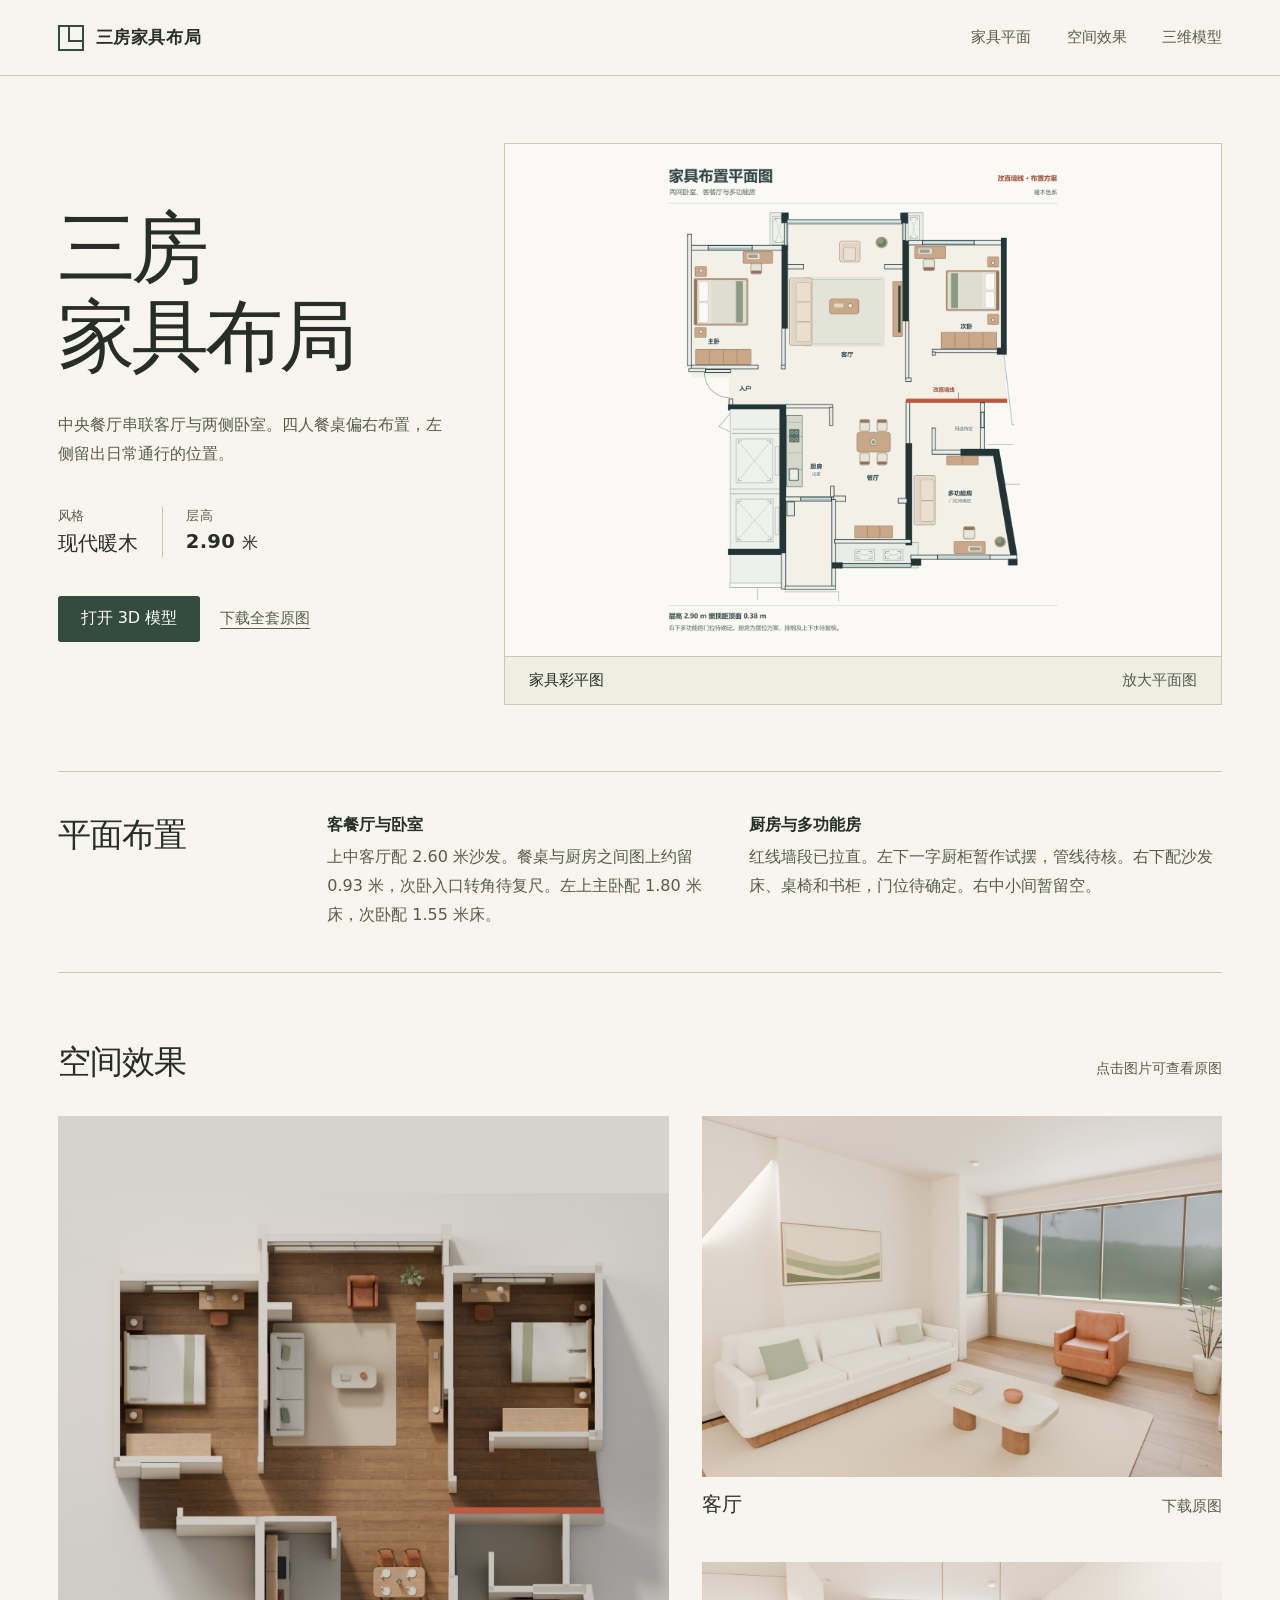
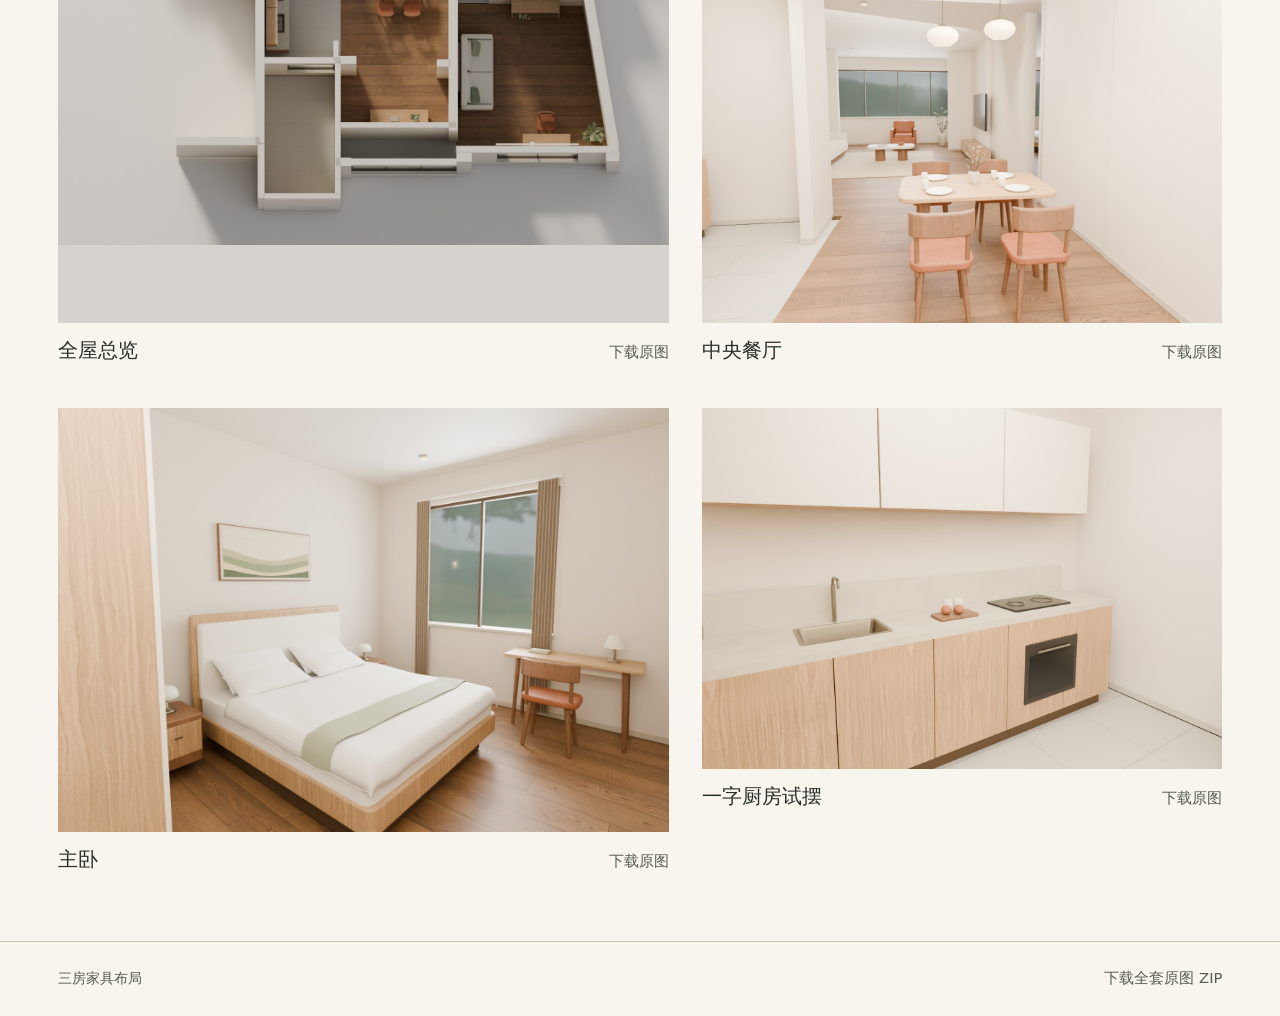
<file: index.html>
<!doctype html>
<html lang="zh-CN">
<head>
  <meta charset="utf-8">
  <meta name="viewport" content="width=device-width,initial-scale=1">
  <meta name="theme-color" content="#f6f4ed">
  <meta name="description" content="三房现代暖木家具布局，查看家具彩平、五幅空间效果图及可旋转的全屋三维模型。">
  <title>三房家具布局 · 现代暖木</title>
  <link rel="stylesheet" href="site.css">
  <script defer src="gallery.js"></script>
</head>
<body>
  <header class="mast">
    <div class="wrap mast-inner">
      <a class="brand" href="index.html" aria-label="三房家具布局首页"><i aria-hidden="true"></i>三房家具布局</a>
      <nav aria-label="主导航"><a href="#floor">家具平面</a><a href="#spaces">空间效果</a><a href="3d/index.html">三维模型</a></nav>
    </div>
  </header>
  <main>
    <section class="wrap hero" id="floor" aria-labelledby="title">
      <div class="intro">
        <h1 id="title">三房<br>家具布局</h1>
        <p class="lede">中央餐厅串联客厅与两侧卧室。四人餐桌偏右布置，左侧留出日常通行的位置。</p>
        <dl class="facts"><div><dt>风格</dt><dd>现代暖木</dd></div><div><dt>层高</dt><dd>2.90 <span>米</span></dd></div></dl>
        <div class="intro-actions"><a class="primary" href="3d/index.html">打开 3D 模型</a><a class="text-link" href="assets/layout-originals.zip" download="三房家具布局原图.zip">下载全套原图</a></div>
      </div>
      <figure class="plan">
        <a class="plan-image" href="assets/floor-plan.png" data-shot="plan-detail" data-title="家具彩平图" aria-label="放大家具彩平图">
          <img src="assets/floor-plan.png" alt="三房家具彩平图，标示主卧、次卧、客餐厅、厨房和预留多功能房" fetchpriority="high">
        </a>
        <figcaption><span>家具彩平图</span><a href="assets/floor-plan.png" data-open="plan-detail">放大平面图</a></figcaption>
      </figure>
    </section>

    <section class="wrap layout-notes" aria-labelledby="layout-title">
      <h2 id="layout-title">平面布置</h2>
      <div class="note"><h3>客餐厅与卧室</h3><p>上中客厅配 2.60 米沙发。餐桌与厨房之间图上约留 0.93 米，次卧入口转角待复尺。左上主卧配 1.80 米床，次卧配 1.55 米床。</p></div>
      <div class="note"><h3>厨房与多功能房</h3><p>红线墙段已拉直。左下一字厨柜暂作试摆，管线待核。右下配沙发床、桌椅和书柜，门位待确定。右中小间暂留空。</p></div>
    </section>

    <section class="wrap gallery" id="spaces" aria-labelledby="spaces-title">
      <div class="section-head"><h2 id="spaces-title">空间效果</h2><p>点击图片可查看原图</p></div>
      <div class="shots">
        <figure><a class="shot" href="assets/overview.jpg" data-shot="overview-detail" data-title="全屋总览"><img src="assets/overview.jpg" loading="lazy" decoding="async" alt="全屋家具布局的开顶鸟瞰效果"></a><figcaption><h3>全屋总览</h3><a href="assets/overview.jpg" download>下载原图</a></figcaption></figure>
        <figure><a class="shot" href="assets/living.jpg" data-shot="living-detail" data-title="客厅"><img src="assets/living.jpg" loading="lazy" decoding="async" alt="客厅沙发、茶几与周边动线"></a><figcaption><h3>客厅</h3><a href="assets/living.jpg" download>下载原图</a></figcaption></figure>
        <figure><a class="shot" href="assets/dining.jpg" data-shot="dining-detail" data-title="中央餐厅"><img src="assets/dining.jpg" loading="lazy" decoding="async" alt="中央餐厅的餐桌、餐椅与通行空间"></a><figcaption><h3>中央餐厅</h3><a href="assets/dining.jpg" download>下载原图</a></figcaption></figure>
        <figure><a class="shot" href="assets/main-bedroom.jpg" data-shot="bedroom-detail" data-title="主卧"><img src="assets/main-bedroom.jpg" loading="lazy" decoding="async" alt="主卧床区与收纳布置"></a><figcaption><h3>主卧</h3><a href="assets/main-bedroom.jpg" download>下载原图</a></figcaption></figure>
        <figure><a class="shot" href="assets/kitchen.jpg" data-shot="kitchen-detail" data-title="一字厨房试摆"><img src="assets/kitchen.jpg" loading="lazy" decoding="async" alt="左下窄位的一字厨柜试摆，管线位置待核"></a><figcaption><h3>一字厨房试摆</h3><a href="assets/kitchen.jpg" download>下载原图</a></figcaption></figure>
      </div>
    </section>
  </main>
  <footer><div class="wrap footer-inner"><span>三房家具布局</span><a href="assets/layout-originals.zip" download="三房家具布局原图.zip">下载全套原图 ZIP</a></div></footer>

  <dialog class="lightbox" aria-labelledby="lightbox-title">
    <div class="lightbox-bar"><h2 id="lightbox-title"></h2><button type="button" class="lightbox-close">关闭</button></div>
    <div class="lightbox-stage" tabindex="0" aria-label="图片预览"><img alt=""></div>
    <div class="lightbox-controls">
      <div class="lightbox-paging"><button type="button" class="prev">上一张</button><span class="position" aria-live="polite"></span><button type="button" class="next">下一张</button></div>
      <div class="lightbox-actions"><button type="button" class="zoom" aria-pressed="false">原尺寸</button><a class="lightbox-download" download>下载原图</a></div>
    </div>
  </dialog>
</body>
</html>
</file>
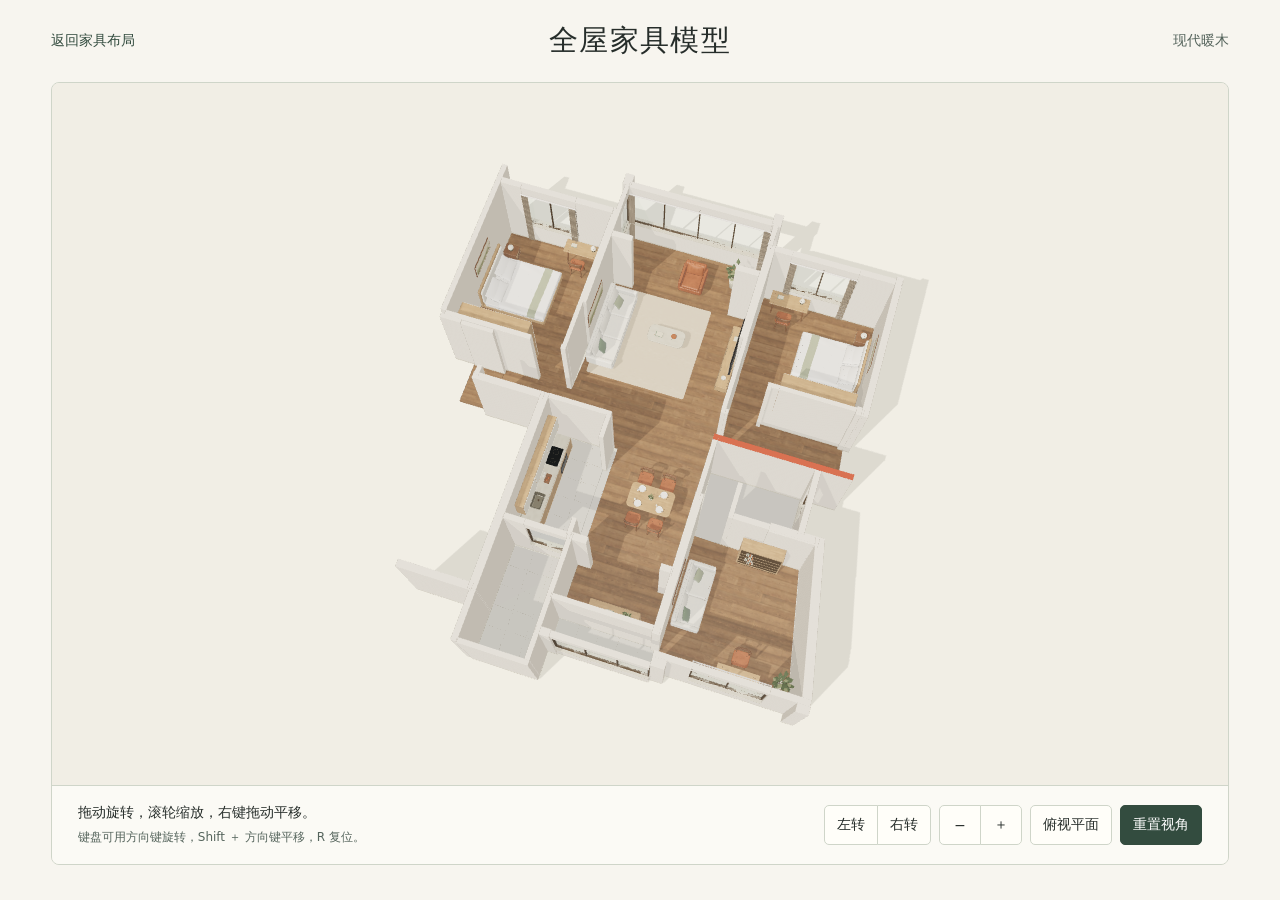
<file: 3d/index.html>
<!doctype html>
<html lang="zh-CN">
<head>
  <meta charset="utf-8">
  <meta name="viewport" content="width=device-width,initial-scale=1,viewport-fit=cover">
  <meta name="theme-color" content="#f6f4ed">
  <title>全屋家具模型 · 现代暖木</title>
  <link rel="stylesheet" href="room.css">
  <script defer src="three-view.min.js"></script><script defer src="viewer.js"></script>
</head>
<body>
  <main>
    <header>
      <a class="back" href="../index.html">返回家具布局</a>
      <h1>全屋家具模型</h1>
      <span class="project">现代暖木</span>
    </header>
    <section class="viewer" aria-label="开顶全屋三维视图">
      <div class="viewport" id="viewport">
        <canvas id="canvas" tabindex="0" aria-label="全屋三维视图" aria-describedby="help"></canvas>
        <div id="state" class="state">
          <div class="notice" role="status" aria-live="polite">
            <p id="message">正在加载全屋模型…</p>
            <progress id="progress" aria-label="模型加载进度"></progress>
            <div class="recovery" id="recovery" hidden>
              <button type="button" id="retry" hidden>重新加载</button>
              <button type="button" id="open-model" hidden>选择模型文件</button>
              <input type="file" id="local-file" accept=".glb,model/gltf-binary" hidden>
            </div>
          </div>
        </div>
      </div>
      <div class="bar">
        <div class="instructions" id="help">
          <p class="desktop">拖动旋转，滚轮缩放，右键拖动平移。</p>
          <p class="mobile">单指旋转，双指捏合缩放，双指同向拖动平移。</p>
          <small>键盘可用方向键旋转，Shift ＋ 方向键平移，R 复位。</small>
        </div>
        <div class="controls" aria-label="视角控制">
          <div class="pair">
            <button type="button" data-action="left" aria-label="向左旋转" disabled>左转</button>
            <button type="button" data-action="right" aria-label="向右旋转" disabled>右转</button>
          </div>
          <div class="pair">
            <button type="button" data-action="out" aria-label="缩小" disabled>−</button>
            <button type="button" data-action="in" aria-label="放大" disabled>＋</button>
          </div>
          <button type="button" data-action="plan" disabled>俯视平面</button><button class="reset" type="button" data-action="reset" disabled>重置视角</button>
        </div>
      </div>
    </section>
    <noscript>请启用浏览器 JavaScript 以旋转和缩放三维模型。</noscript>
  </main>
</body>
</html>
</file>
<file: site.css>
:root {
  color-scheme: light;
  --paper: #f7f5ee;
  --ink: #272d27;
  --muted: #565d50;
  --line: #c8c8b8;
  --leaf: #334c3f;
  --serif: "Songti SC", "Noto Serif CJK SC", SimSun, serif;
  font-family: "Microsoft YaHei UI", "PingFang SC", system-ui, sans-serif;
  color: var(--ink);
  background: var(--paper);
}
* { box-sizing: border-box }
body,h1,h2,h3,p,figure,dl,dd { margin: 0 }
a { color: inherit; text-decoration: none }
button { font: inherit; cursor: pointer }
:focus-visible { outline: 3px solid #347458; outline-offset: 3px }
.wrap { width: min(1440px, 91%); margin-inline: auto }
.mast { border-bottom: 1px solid var(--line) }
.mast-inner,.footer-inner,.section-head,figcaption,.lightbox-bar,.lightbox-controls { display: flex; align-items: center; justify-content: space-between; gap: 16px }
.mast-inner { min-height: 75px }
.brand { display: inline-flex; gap: 12px; align-items: center; font-size: 1.05rem; font-weight: 650; letter-spacing: .035em }
.brand i { width: 26px; height: 26px; display: block; position: relative; border: 2px solid var(--leaf) }
.brand i::before,.brand i::after { content: ""; position: absolute; background: var(--leaf) }
.brand i::before { width: 2px; height: 70%; top: 0; left: 8px }
.brand i::after { height: 2px; width: 57%; bottom: 7px; right: 0 }
nav { display:flex; align-items:center; gap:clamp(12px,2.8vw,42px) }
nav a,figcaption a,.text-link,.footer-inner a { color: var(--muted); font-size: .92rem }
nav a:hover,figcaption a:hover,.text-link:hover,.footer-inner a:hover { color: var(--leaf); text-decoration: underline; text-underline-offset: 5px }
.hero { display: grid; grid-template-columns: minmax(260px,.71fr) minmax(0,1.29fr); align-items: center; gap: clamp(24px,4vw,72px); padding-block: clamp(32px,5.2vw,76px) }
h1,h2,h3 { font-weight: 500 }
h1 { font-family: var(--serif); font-size: clamp(3.8rem,6.1vw,6.9rem); line-height: 1.13; letter-spacing: -.055em }
.lede { max-width: 25em; margin-top: clamp(18px,2.2vw,32px); color: var(--muted); font-size: clamp(1rem,1.2vw,1.15rem); line-height: 1.85 }
.facts { display: flex; align-items: stretch; gap: 23px; margin: clamp(25px,3vw,45px) 0 }
.facts div + div { border-left: 1px solid var(--line); padding-left: 23px }
.facts dt { font-size: .8125rem; color: var(--muted); margin-bottom: 5px; letter-spacing: .06em }
.facts dd { font-size: 1.22rem; font-weight: 550; letter-spacing: .015em }
.facts span { font-size: 1rem; font-weight: 400 }
.intro-actions { display: flex; align-items: center; gap: 20px; flex-wrap: wrap }
.primary { display: inline-flex; min-height: 46px; padding: 10px 23px; align-items: center; justify-content: center; background: var(--leaf); color: white; border-radius: 3px }
.primary:hover { background: #22372a }
.text-link { text-decoration: underline; text-underline-offset: 5px }
.plan { min-width: 0; background: #faf9f5; border: 1px solid var(--line) }
.plan-image { display: grid; place-items: center; width: 100%; height: clamp(370px,40vw,620px); padding: 8px; cursor: zoom-in }
.plan-image img { width: 100%; height:100%; object-fit: contain; min-height:0 }
.plan figcaption { border-top: 1px solid var(--line); padding: 14px clamp(14px,2vw,24px); font-size: .94rem; background: #eeeee3 }
.layout-notes { display: grid; grid-template-columns: minmax(150px,.6fr) 1fr 1.25fr; gap: clamp(18px,3.3vw,58px); border-block: 1px solid var(--line); padding-block: clamp(24px,3.3vw,43px) }
.layout-notes h2,.section-head h2 { font-family: var(--serif); font-size: clamp(1.8rem,2.6vw,2.65rem); line-height: 1.25; letter-spacing: -.03em }
.note h3 { font-size: 1.03rem; margin-bottom: 7px; font-weight: 630 }
.note p { font-size: 1rem; color:var(--muted); line-height:1.8 }
.gallery { padding-block: clamp(38px,5.3vw,78px) }
.section-head { align-items: baseline; margin-bottom: clamp(16px,2.6vw,35px) }
.section-head p { font-size: .875rem; color: var(--muted) }
.shots { display:grid;grid-template-columns:minmax(0,1.08fr) minmax(0,.92fr);gap:clamp(26px,3.4vw,54px) clamp(16px,2.6vw,38px) }
.shots figure:first-child { grid-row:span 2;display:flex;flex-direction:column }
.shots figure:first-child .shot { flex:1;aspect-ratio:auto;min-height:0;background:#d6d3ce }
.shot { display:grid;place-items:center;aspect-ratio:36/25; background:#e8e6db;cursor:zoom-in;overflow:hidden }
.shot img { display:block;width:100%;height:100%;object-fit:contain;min-height:0 }
.shots figcaption { padding: 13px 0 0;align-items:baseline }
.shots h3 { font-size: clamp(1.25rem,1.6vw,1.6rem);font-family:var(--serif) }
footer { border-top: 1px solid var(--line) }
.footer-inner { min-height: 74px; color:var(--muted); font-size:.9rem }
body:has(dialog[open]) { overflow:hidden }
.lightbox { width:min(1380px,96vw);height:93dvh;max-width:none;max-height:none;margin:auto;padding:0;border:1px solid #8b9788;border-radius:6px;background:#242a25;color:#fff }
.lightbox[open] { display:grid;grid-template-rows:auto minmax(0,1fr) auto }
.lightbox::backdrop { background:#162018d6 }
.lightbox-bar,.lightbox-controls { padding:10px clamp(10px,2vw,22px) }
.lightbox-bar h2 { font-size:1.17rem;font-weight:550 }
.lightbox button,.lightbox a { display:inline-flex;align-items:center;justify-content:center;min-height:38px;padding:6px 12px;color:white;background:transparent;border:1px solid #788477;border-radius:3px;font-size:.9rem }
.lightbox button:hover,.lightbox a:hover,.lightbox .zoom[aria-pressed=true] { background:#415444 }
.lightbox-stage { min-height:0;overflow:auto;overscroll-behavior:contain;display:grid;place-items:center;background:#181c19 }
.lightbox-stage img { display:block;max-width:100%;max-height:100%;min-width:0;min-height:0;object-fit:contain }
.lightbox-stage.original { display:block }
.lightbox-stage.original img { margin:auto;max-width:none;max-height:none }
.lightbox-paging,.lightbox-actions { display:flex;align-items:center;gap:8px }
.position { font-size:.86rem;font-variant-numeric:tabular-nums }
@media(max-width:780px) {
  .wrap{width:min(94%,680px)}.mast-inner{min-height:59px}.brand{font-size:.94rem;gap:6px}.brand i{width:22px;height:22px}
  nav{gap:12px}nav a{font-size:.82rem}.hero{grid-template-columns:1fr;gap:24px;padding-block:30px}
  h1{font-size:clamp(2.7rem,7.5vw,4rem)}h1 br{display:none}.lede{margin-top:12px;max-width:none}
  .facts{margin:16px 0}.facts dt{font-size:.78rem}.facts dd{font-size:1.04rem}.intro-actions{gap:16px}.primary{min-height:43px}
  .plan-image{height:clamp(290px,85vw,500px)}.plan figcaption{padding:10px 15px}
  .layout-notes{grid-template-columns:1fr 1fr;gap:14px}.layout-notes h2{grid-column:1/-1}
  .section-head p,.shots figcaption a{font-size:.82rem}.shots{gap:24px 14px}
}
@media(max-width:520px) {
  .mast-inner{display:flex;gap:5px}nav{gap:10px}.brand{white-space:nowrap}
  .layout-notes{grid-template-columns:1fr}.note h3{margin-bottom:3px}
  .shots{grid-template-columns:1fr}.shots figure:first-child{grid-row:auto;display:block}.shots figure:first-child .shot{aspect-ratio:15/16}.section-head{gap:10px}
  .lightbox{width:100%;height:100dvh;border:0;border-radius:0}.lightbox-controls{gap:6px;padding-inline:7px}
  .lightbox button,.lightbox a{padding:6px 8px;min-height:44px}.lightbox-paging,.lightbox-actions{gap:5px}
}
</file>
<file: 3d/room.css>
:root {
  color-scheme: light;
  --paper: #f7f5ef;
  --ink: #262d2a;
  --muted: #55645c;
  --teal: #334c3f;
  --line: #cfd5c9;
  font-family: system-ui, -apple-system, "PingFang SC", "Microsoft YaHei", sans-serif;
  background: var(--paper);
  color: var(--ink);
}
* { box-sizing: border-box }
[hidden] { display: none !important }
body { margin: 0 }
main { max-width: 1670px; margin: auto; padding: 0 clamp(14px, 4vw, 72px) 22px }
header { display: grid; grid-template-columns: 1fr auto 1fr; align-items: center; gap: 12px; min-height: 82px }
h1 { margin: 0; font: 500 clamp(22px, 2.3vw, 34px)/1.2 "Songti SC", SimSun, serif; letter-spacing: .05em }
a { color: var(--teal); text-decoration: none }
.back, .project { font-size: 14px }
.back { justify-self: start; display: inline-flex; align-items: center; gap: 7px; min-height: 44px }
.back:hover { text-decoration: underline; text-underline-offset: 4px }
.project { justify-self: end; color: var(--muted) }
.viewer { border: 1px solid var(--line); border-radius: 8px; overflow: hidden; background: #f5f2ea }
.viewport { position: relative; height: clamp(300px, calc(100dvh - 198px), 1000px) }
canvas { display: block; width: 100%; height: 100%; touch-action: none; cursor: grab }
canvas:active { cursor: grabbing }
.state { position: absolute; inset: 0; display: grid; place-items: center; background: #f3f0e8 }
.notice { max-width: min(28rem, 90%); text-align: center; line-height: 1.7 }
.notice p { margin: 0 0 10px }
.notice progress { width: 170px; height: 6px; accent-color: var(--teal) }
.recovery { display: flex; gap: 9px; justify-content: center }
.bar { border-top: 1px solid var(--line); padding: 15px clamp(12px, 2vw, 28px); display: flex; gap: 14px; align-items: center; justify-content: space-between; background: #fbfaf5 }
.instructions { min-width: 0; line-height: 1.6 }
.instructions p { margin: 0; font-size: 14px }
.instructions small { font-size: 12px; color: var(--muted) }
.mobile { display: none }
.controls, .pair { display: flex; align-items: center }
.controls { gap: 8px }
button { appearance: none; cursor: pointer; border: 1px solid var(--line); background: #fffef9; border-radius: 5px; padding: 8px 12px; min-width: 42px; min-height: 40px; font: inherit; font-size: 14px; color: var(--ink); white-space: nowrap }
button:hover { border-color: var(--teal); color: var(--teal) }
button:disabled { opacity: .45; cursor: default }
.pair button:first-child { border-radius: 5px 0 0 5px }
.pair button:last-child { border-radius: 0 5px 5px 0; margin-left: -1px }
.reset { background: var(--teal); border-color: var(--teal); color: white }
.reset:hover { background: #25392d; color: white }
:focus-visible { outline: 3px solid #347458; outline-offset: 2px }
canvas:focus-visible { outline-offset: -3px }
@media (pointer: coarse) {
  .instructions .desktop, .instructions small { display: none }
  .instructions .mobile { display: block }
}
@media (max-width: 720px) {
  main { padding: 0 10px 12px }
  header { min-height: 63px; gap: 7px }
  .back, .project { font-size: 12px }
  .viewport { height: clamp(270px, calc(100dvh - 210px), 790px) }
  .bar { flex-wrap: wrap; gap: 9px; padding: 10px }
  .controls { width: 100%; gap: 7px }
  .controls .reset { margin-left: auto }
  button { min-height: 43px }
}
@media (max-height: 520px) and (orientation: landscape) {
  header { min-height: 42px }
  .viewport { height: calc(100dvh - 118px); min-height: 170px }
  .bar { padding: 5px 10px }
  .bar small { display: none }
}

@media(max-width:420px){.controls{gap:5px}.controls button{min-width:33px;padding:6px 9px}.controls .reset{margin-left:auto}}
</file>
